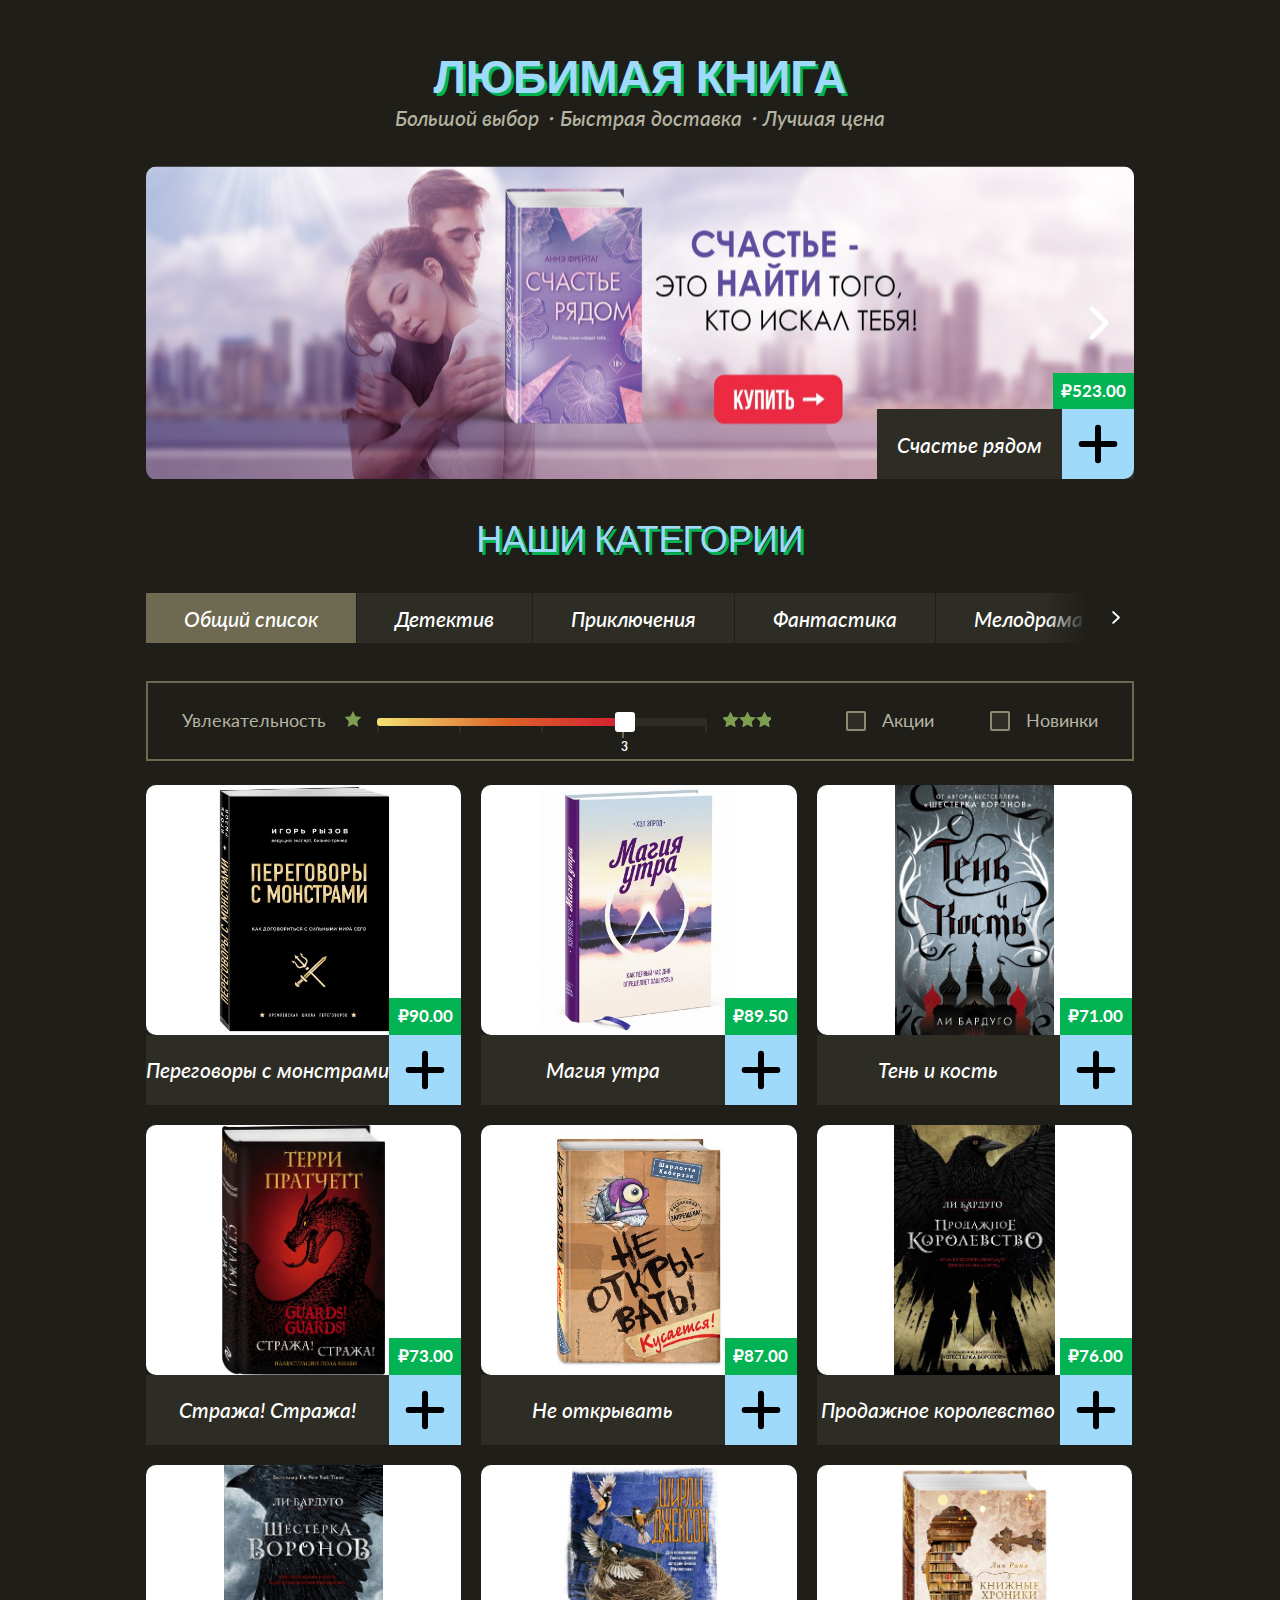
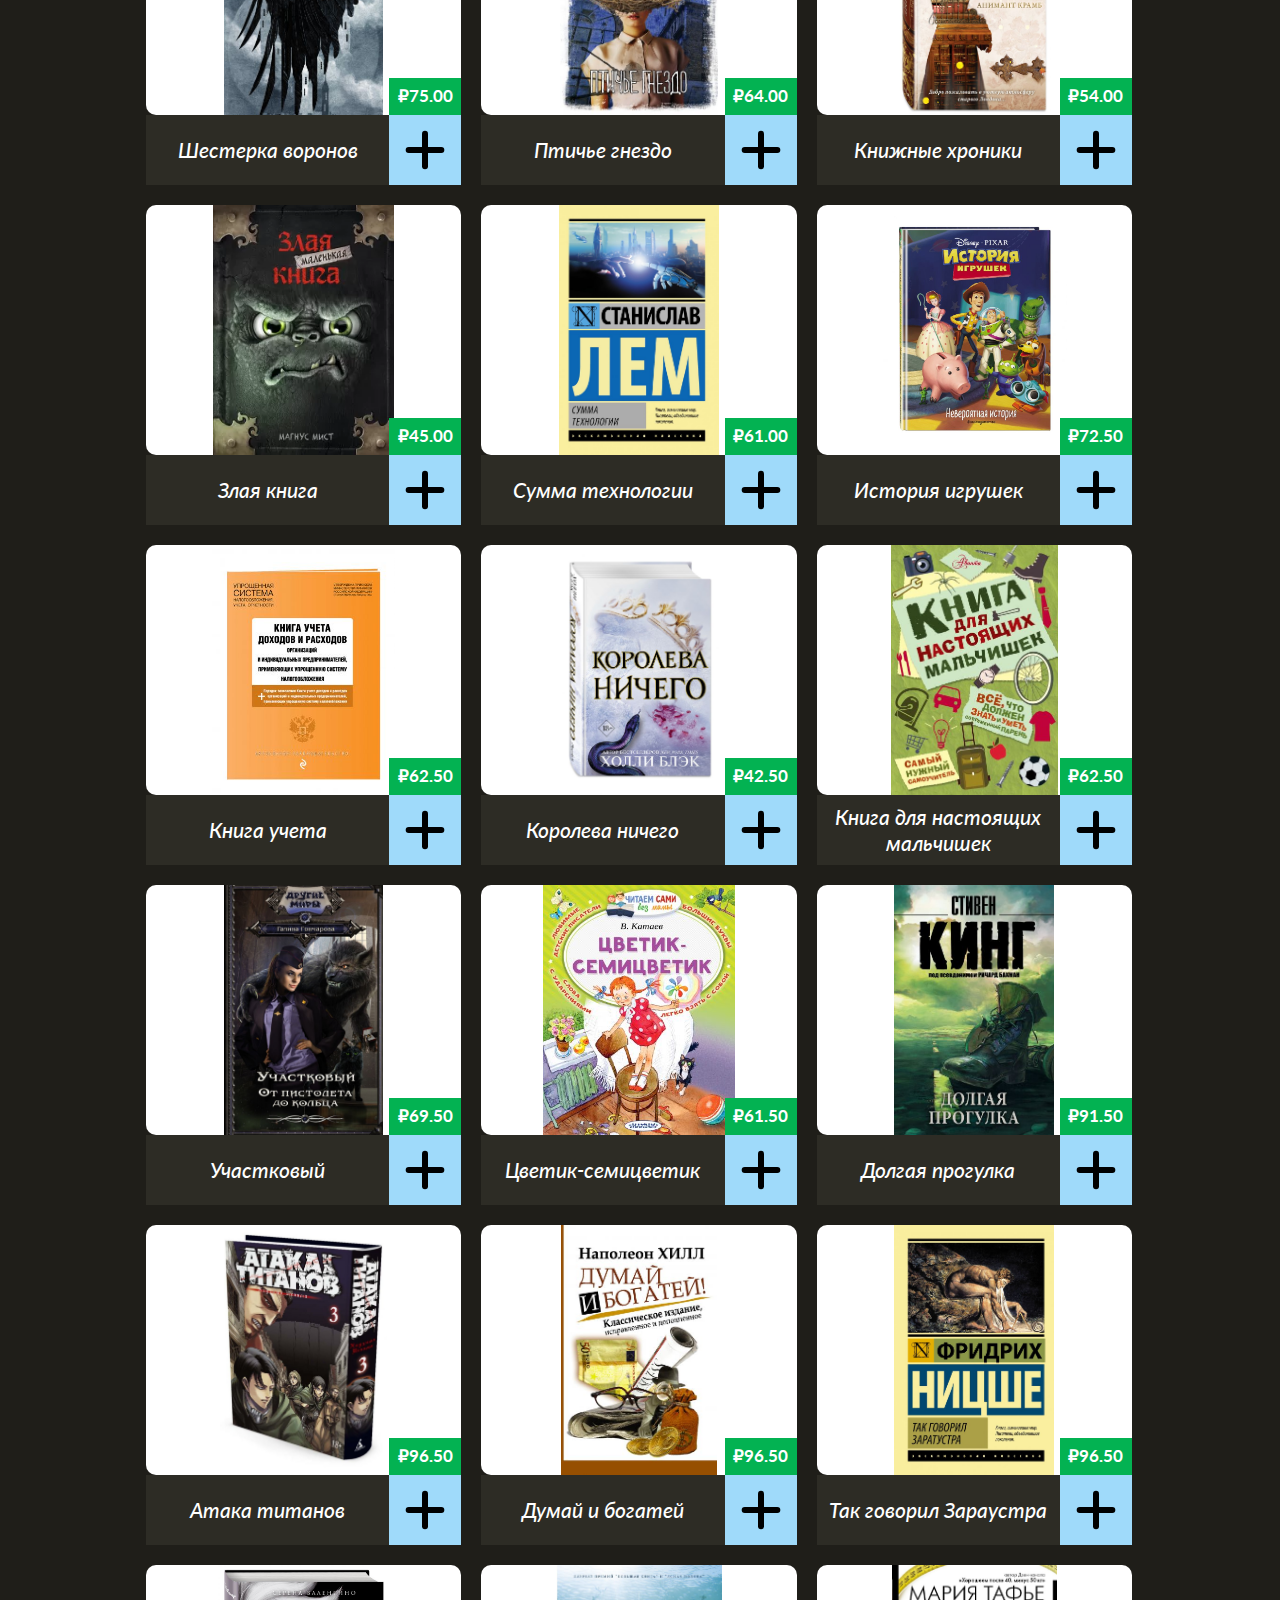
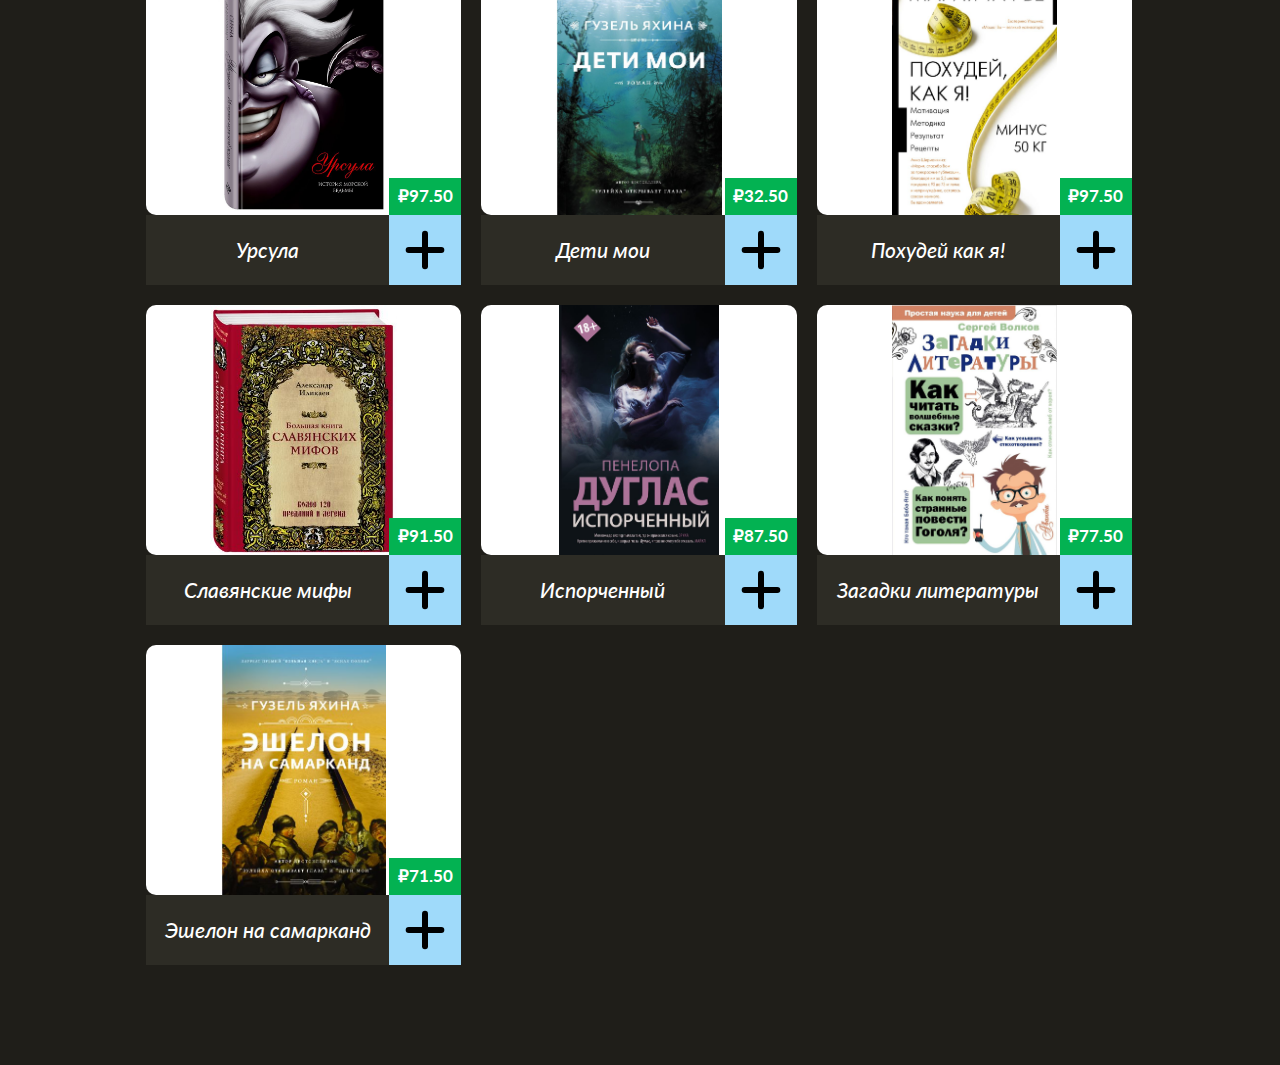
<file: index.html>
<!DOCTYPE html>
<html>

<head>
  <meta charset="utf-8" />
  <meta name="viewport" content="width=device-width, initial-scale=1" />
  <title>Любимая Книга</title>

  <link rel="stylesheet" href="./base/allStyles/common.css" />
  <link rel="stylesheet" href="./all.css">

  <script type="module">
    import Main from './index.js';

    let main = new Main();

    main.render()
      .then(() => console.log('Страница готова!'));
  </script>
</head>

<body>
  <header class="header container">
    <!-- the font does not support cyrillic -->
    <h1 class="heading logo">Любимая Книга</h1>
    <h3 class="subheading">Большой выбор・Быстрая доставка・Лучшая цена</h3>

    <div data-cart-icon-holder>
    </div>
  </header>

  <main>
    <div class="container" data-carousel-holder></div>

    <div class="container">
      <h2 class="section-heading">
        Наши категории
      </h2>
      <div data-ribbon-holder></div>
    </div>

    <div class="container">
      <div class="filters">
        <div class="filters__inner">
          <div class="filters__group">
            <label class="filters__label">Увлекательность</label>
            <div class="filters__slider" data-slider-holder></div>
          </div>
          <div class="filters__group">
            <div class="filters__checkbox">
              <input
                class="styled-checkbox"
                id="nuts-checkbox"
                type="checkbox"
                value="1"
              >
              <label for="nuts-checkbox">
                <span class="filters__label">Акции</span>
              </label>
            </div>
          </div>
          <div class="filters__group">
            <div class="filters__checkbox">
              <input
                class="styled-checkbox"
                id="vegeterian-checkbox"
                type="checkbox"
                value="1"
              >
              <label for="vegeterian-checkbox">
                <span class="filters__label">Новинки</span>
              </label>
            </div>
          </div>
        </div>
      </div>
    </div>

    <div class="container" data-products-grid-holder>
      <div class="products-grid is-loading">
        <div class="products-grid__skeleton">
          <div class="products-grid__skeleton-item"></div>
          <div class="products-grid__skeleton-item"></div>
          <div class="products-grid__skeleton-item"></div>
          <div class="products-grid__skeleton-item"></div>
          <div class="products-grid__skeleton-item"></div>
          <div class="products-grid__skeleton-item"></div>
        </div>
        <div class="products-grid__inner"></div>
      </div>
    </div>
  </main>
</body>

</html>
</file>
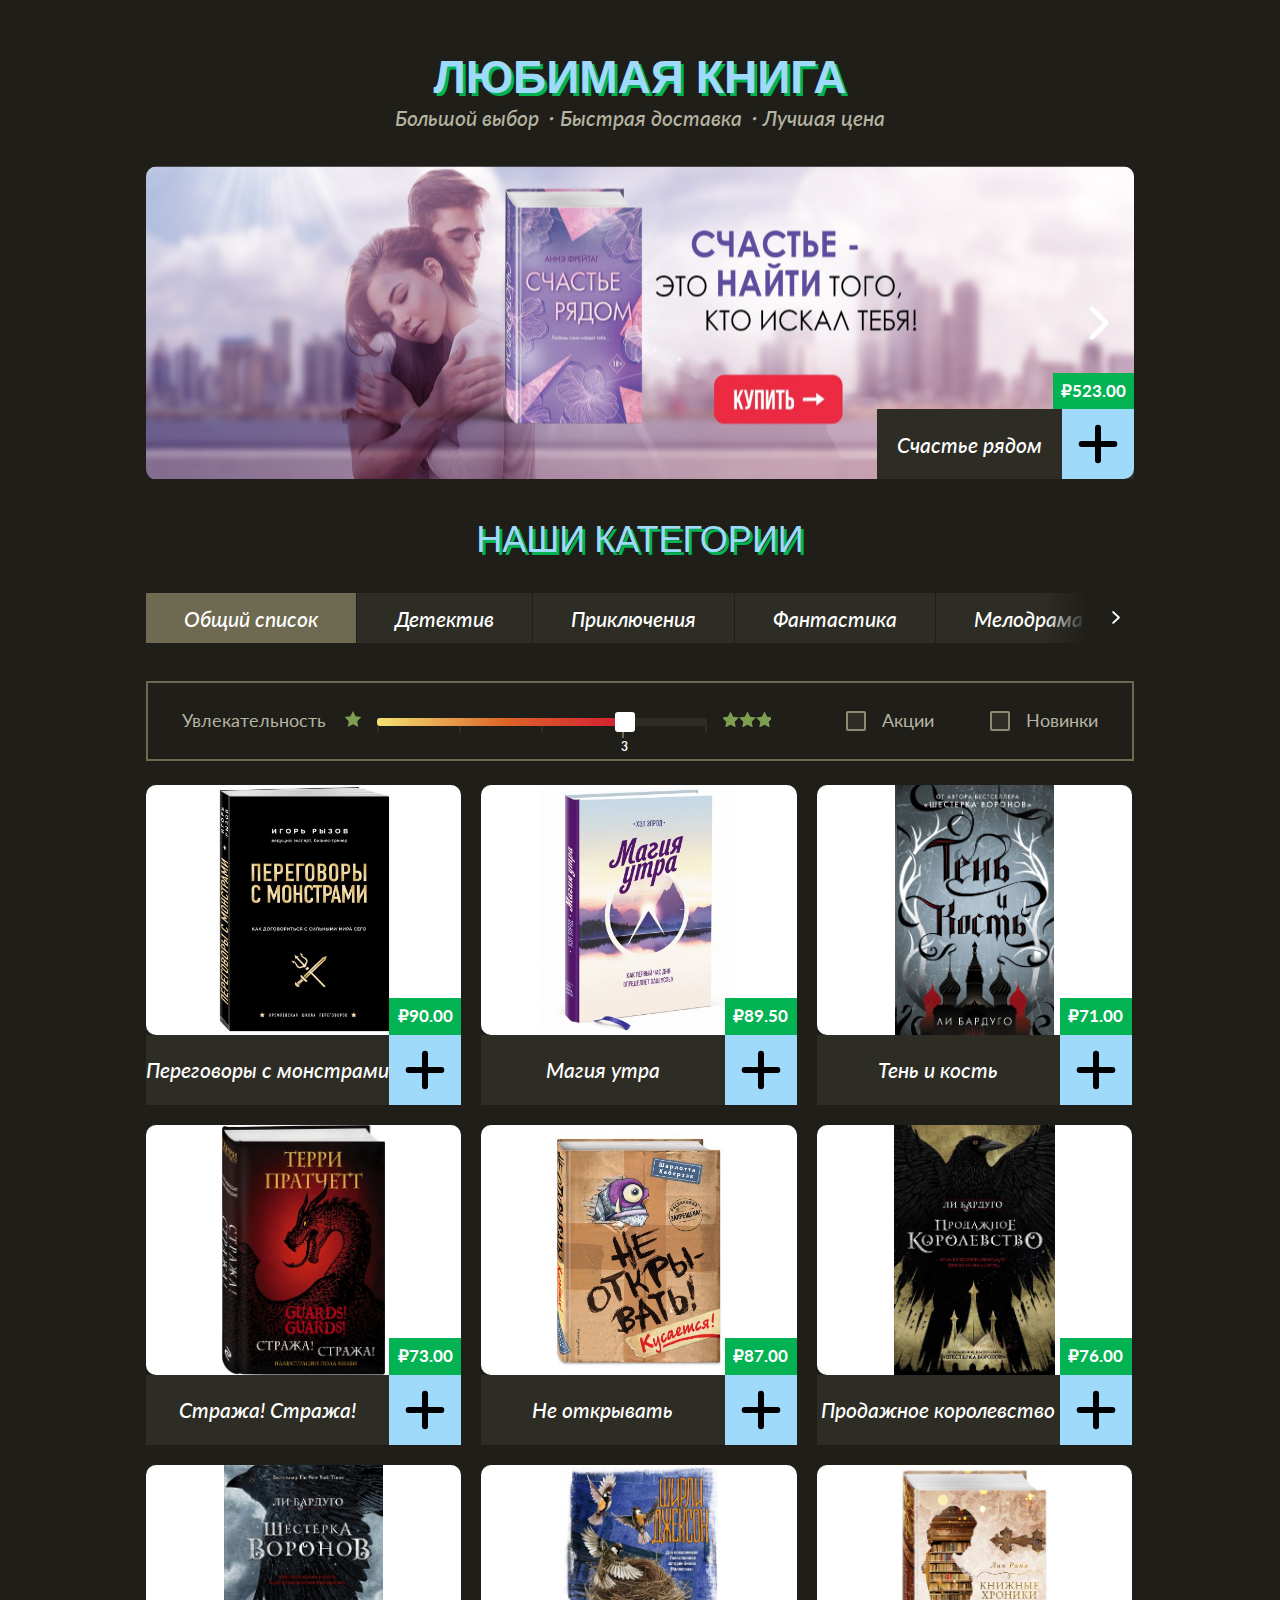
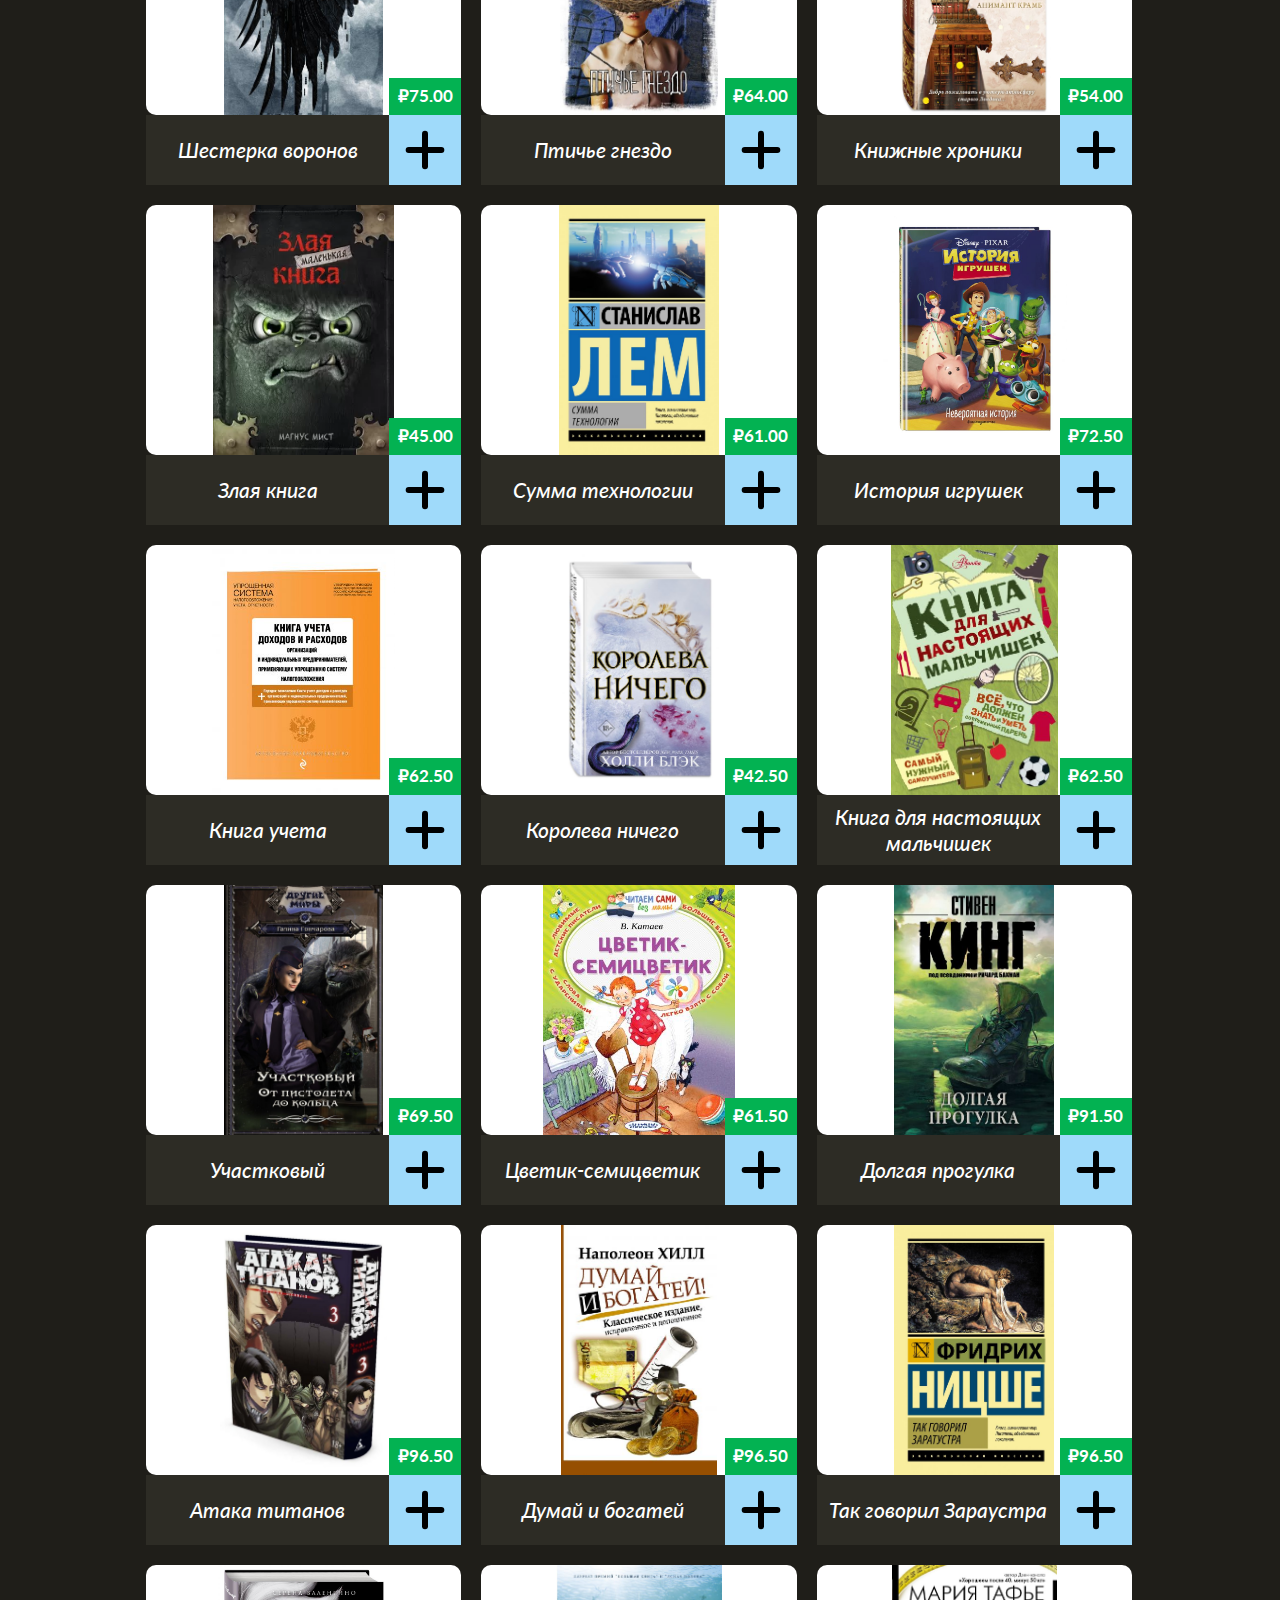
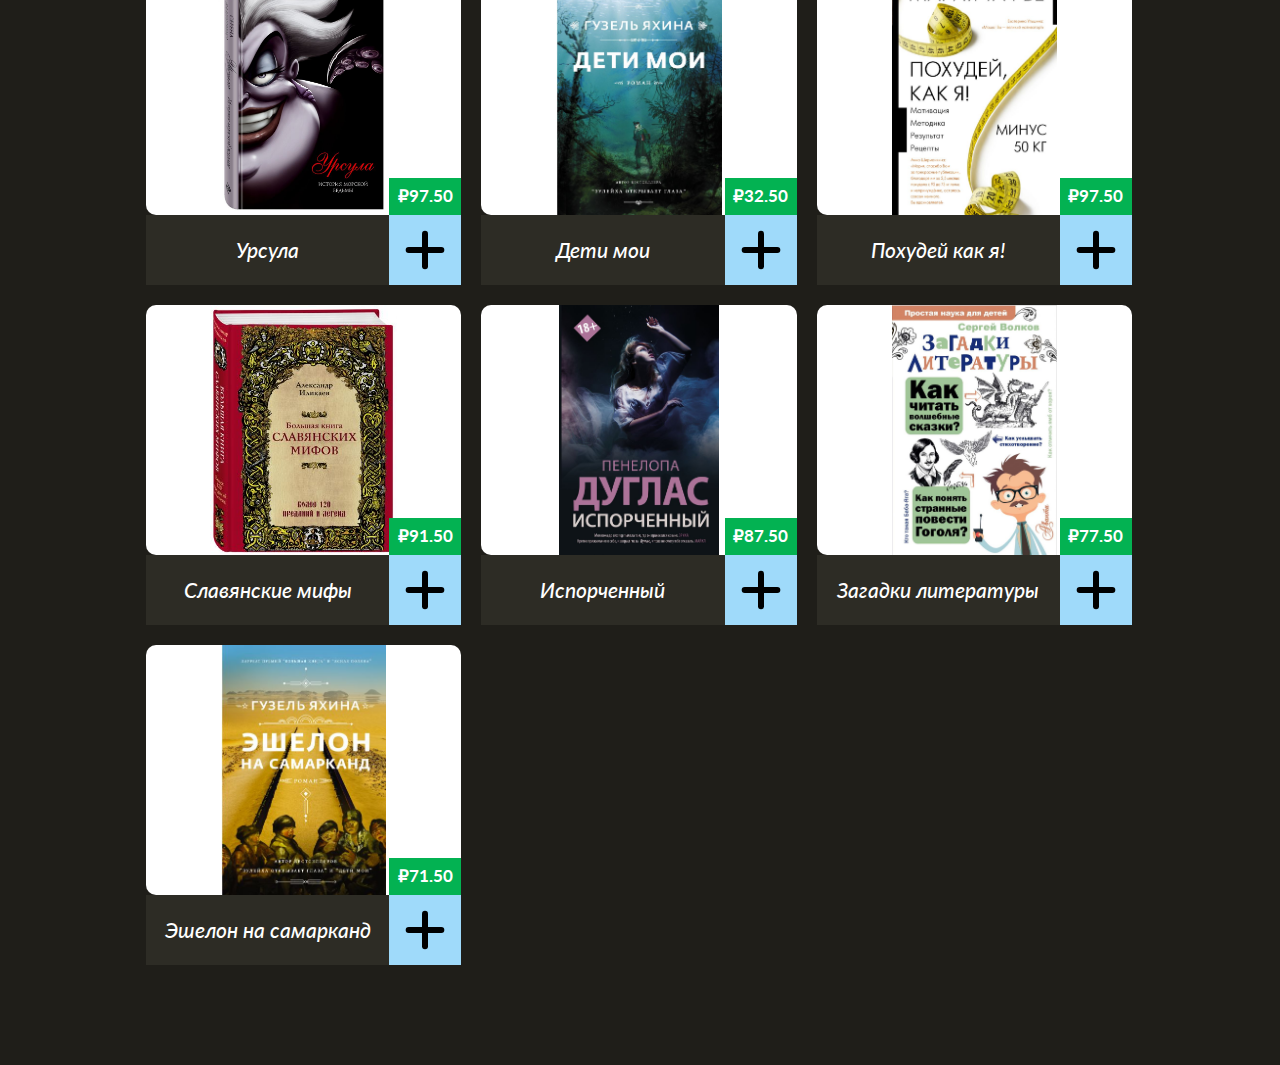
<file: base/Data/index.html>
<!DOCTYPE html>
<html>

<head>
  <meta charset="utf-8" />
  <meta name="viewport" content="width=device-width, initial-scale=1" />
  <title>Любимая Книга</title>

  <link rel="stylesheet" href="../allStyles/common.css" />
  <link rel="stylesheet" href="./all.css">

  <script type="module">
    import Main from './index.js';

    let main = new Main();

    main.render()
      .then(() => console.log('Страница готова!'));
  </script>
</head>

<body>
  <header class="header container">
    <!-- the font does not support cyrillic -->
    <h1 class="heading logo">Любимая Книга</h1>
    <h3 class="subheading">Большой выбор・Быстрая доставка・Лучшая цена</h3>

    <div data-cart-icon-holder>
    </div>
  </header>

  <main>
    <div class="container" data-carousel-holder></div>

    <div class="container">
      <h2 class="section-heading">
        Наши категории
      </h2>
      <div data-ribbon-holder></div>
    </div>

    <div class="container">
      <div class="filters">
        <div class="filters__inner">
          <div class="filters__group">
            <label class="filters__label">Увлекательность</label>
            <div class="filters__slider" data-slider-holder></div>
          </div>
          <div class="filters__group">
            <div class="filters__checkbox">
              <input
                class="styled-checkbox"
                id="nuts-checkbox"
                type="checkbox"
                value="1"
              >
              <label for="nuts-checkbox">
                <span class="filters__label">Акции</span>
              </label>
            </div>
          </div>
          <div class="filters__group">
            <div class="filters__checkbox">
              <input
                class="styled-checkbox"
                id="vegeterian-checkbox"
                type="checkbox"
                value="1"
              >
              <label for="vegeterian-checkbox">
                <span class="filters__label">Новинки</span>
              </label>
            </div>
          </div>
        </div>
      </div>
    </div>

    <div class="container" data-products-grid-holder>
      <div class="products-grid is-loading">
        <div class="products-grid__skeleton">
          <div class="products-grid__skeleton-item"></div>
          <div class="products-grid__skeleton-item"></div>
          <div class="products-grid__skeleton-item"></div>
          <div class="products-grid__skeleton-item"></div>
          <div class="products-grid__skeleton-item"></div>
          <div class="products-grid__skeleton-item"></div>
        </div>
        <div class="products-grid__inner"></div>
      </div>
    </div>
  </main>
</body>

</html>
</file>
<file: base/allStyles/common.css>
@import "https://fonts.googleapis.com/css?family=Lato:400,400i|Source+Sans+Pro|Sriracha&display=swap";
@import "./button.css";

:root {
  --color-white: #fff;
  --color-black: #1f1e19;
  --color-yellow: #9fdafa;
  --color-yellow-dark: #0ddaf3;
  --color-pink: #03b252;
  --color-black-light: #6e6a51;
  --color-black-middle: #414036;
  --color-black-dark: #2d2c25;
  --color-grey: #b6b4a2;
  --color-body: var(--color-white);
  --carousel-height: 313px;
  --card-height: 320px;
  --font-primary: "Lato";
  --font-secondary: "Sriracha";
}

html {
  font-family: sans-serif;
  -ms-text-size-adjust: 100%;
  -webkit-text-size-adjust: 100%;
}

body {
  font-family: var(--font-primary), cursive;
  color: var(--color-body);
  font-size: 16px;
  line-height: 1.5;
  background-color: var(--color-black);
  margin: 0;
  -webkit-font-smoothing: antialiased;
  -moz-osx-font-smoothing: grayscale;
}

a {
  background-color: transparent;
  -webkit-text-decoration-skip: objects;
}

a:active,
a:hover {
  outline-width: 0;
}

* {
  margin: 0;
  padding: 0;
  box-sizing: border-box;
}

body main {
  position: relative;
  z-index: 2;
  padding-bottom: 100px;
}

.text-center {
  text-align: center;
}

select {
  -webkit-appearance: none;
  -moz-appearance: none;
  appearance: none;
}

button {
  box-shadow: none;
  outline: none;
  border: none;
  background-color: transparent;
}

p {
  font-family: var(--font-primary), sans-serif;
  margin: 0;
}

h1,
.heading {
  font-size: 46px;
  line-height: 1.2;
  color: var(--color-yellow);
  text-shadow: 3px 3px var(--color-pink);
  margin: 0;
  text-align: center;
  text-transform: uppercase;
}

.heading.logo {
  font-family: var(--font-secondary), sans-serif;
}

h2,
.section-heading {
  font-family: var(--font-secondary), sans-serif;
  font-size: 36px;
  line-height: 1.2;
  font-weight: 400;
  color: var(--color-yellow);
  text-shadow: 3px 3px var(--color-pink);
  margin: 40px 0 30px;
  text-align: center;
  text-transform: uppercase;
}

.page-title {
  font-size: 230px;
  line-height: 1;
  font-weight: 400;
  color: var(--color-yellow);
  text-shadow: 6px 6px var(--color-pink);
  text-align: center;
  text-transform: uppercase;
  margin-bottom: 26px;
}

.general-text {
  font-family: var(--font-secondary), sans-serif;
  font-style: italic;
  font-weight: 700;
  font-size: 21px;
  line-height: 1.2;
  color: var(--color-body);
  text-align: center;
}

.container {
  max-width: 988px;
  margin: 0 auto;
}

.container_half {
  max-width: 494px;
}

.header {
  padding: 50px 0 36px;
  position: relative;
}

.subheading {
  font-size: 21px;
  font-style: italic;
  font-weight: 500;
  line-height: 1.2;
  text-align: center;
  color: var(--color-grey);
  margin: 0;
}

@media all and (max-width: 767px) {
  h1,
  .heading {
    font-size: 32px;
  }

  .subheading {
    font-size: 18px;
  }

  h2,
  .section-heading {
    font-size: 28px;
    margin: 40px 0 20px;
  }

  .page-title {
    font-size: 118px;
    text-shadow: 4px 4px var(--color-pink);
  }

  .header {
    padding: 20px 0 30px;
    overflow: hidden;
  }

}

@media only screen and (max-width: 480px) {
  html {
    font-size: 100%;
  }
}

@keyframes loadingSpinner {
  from {
    transform: rotate(0deg);
  }
  to {
    transform: rotate(360deg);
  }
}
</file>
<file: all.css>
/* Carousel */
@import '/base/allStyles/Carousel.css';

/* RibbonMenu */
@import '/base/allStyles/RibbonMenu.css';

/* StepSlider */
@import '/base/allStyles/StepSlider.css';

/* ProductCard */
@import '/base/allStyles/ProductCard.css';
/* ProductsGrid */
@import '/base/allStyles/ProductsGrid.css';

/* Modal */
@import '/base/allStyles/Modal.css';
/* CartIcon */
@import '/base/allStyles/CartIcon.css';
/* Cart */
@import '/base/allStyles/Cart.css';

@import './filters.css'
</file>
<file: base/Data/all.css>
/* Carousel */
@import '../allStyles/Carousel.css';

/* RibbonMenu */
@import '../allStyles/RibbonMenu.css';

/* StepSlider */
@import '../allStyles/StepSlider.css';

/* ProductCard */
@import '../allStyles/ProductCard.css';
/* ProductsGrid */
@import '../allStyles/ProductsGrid.css';

/* Modal */
@import '../allStyles/Modal.css';
/* CartIcon */
@import '../allStyles/CartIcon.css';
/* Cart */
@import '../allStyles/Cart.css';

@import './filters.css'
</file>
